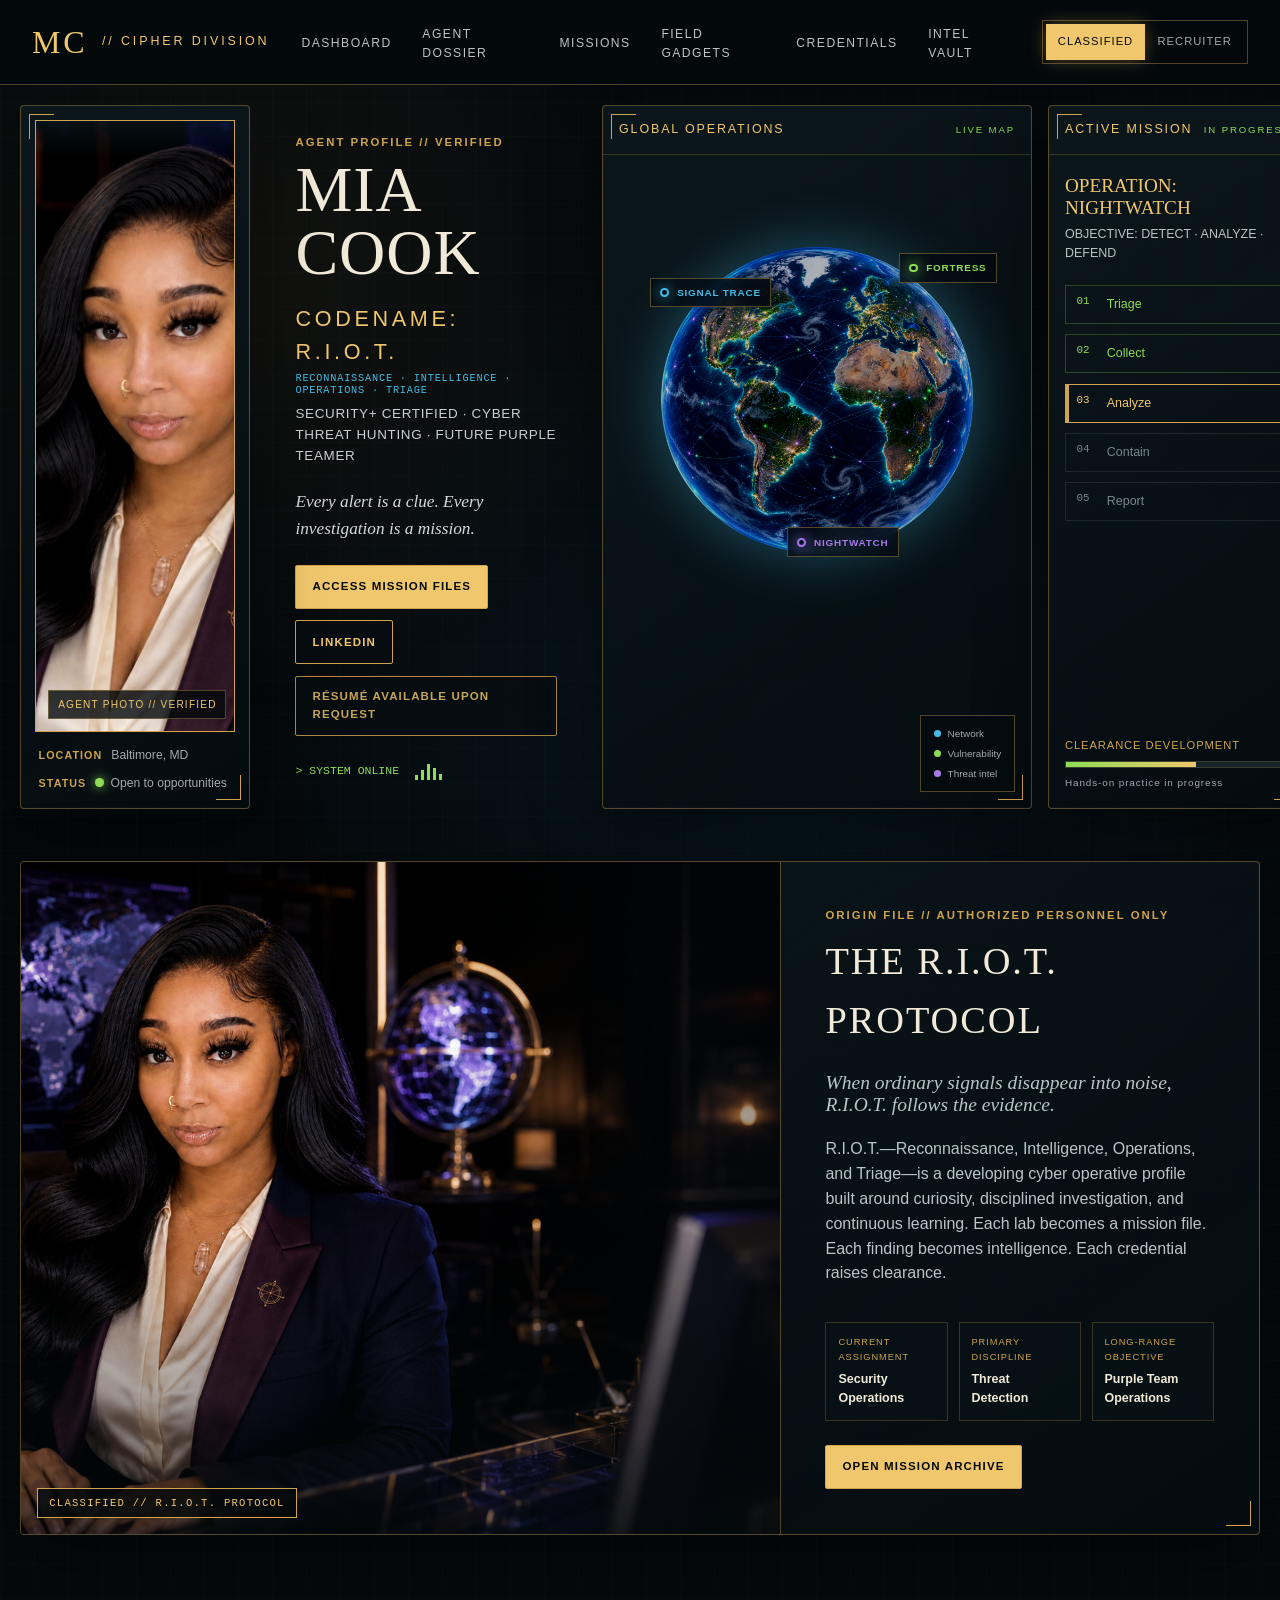
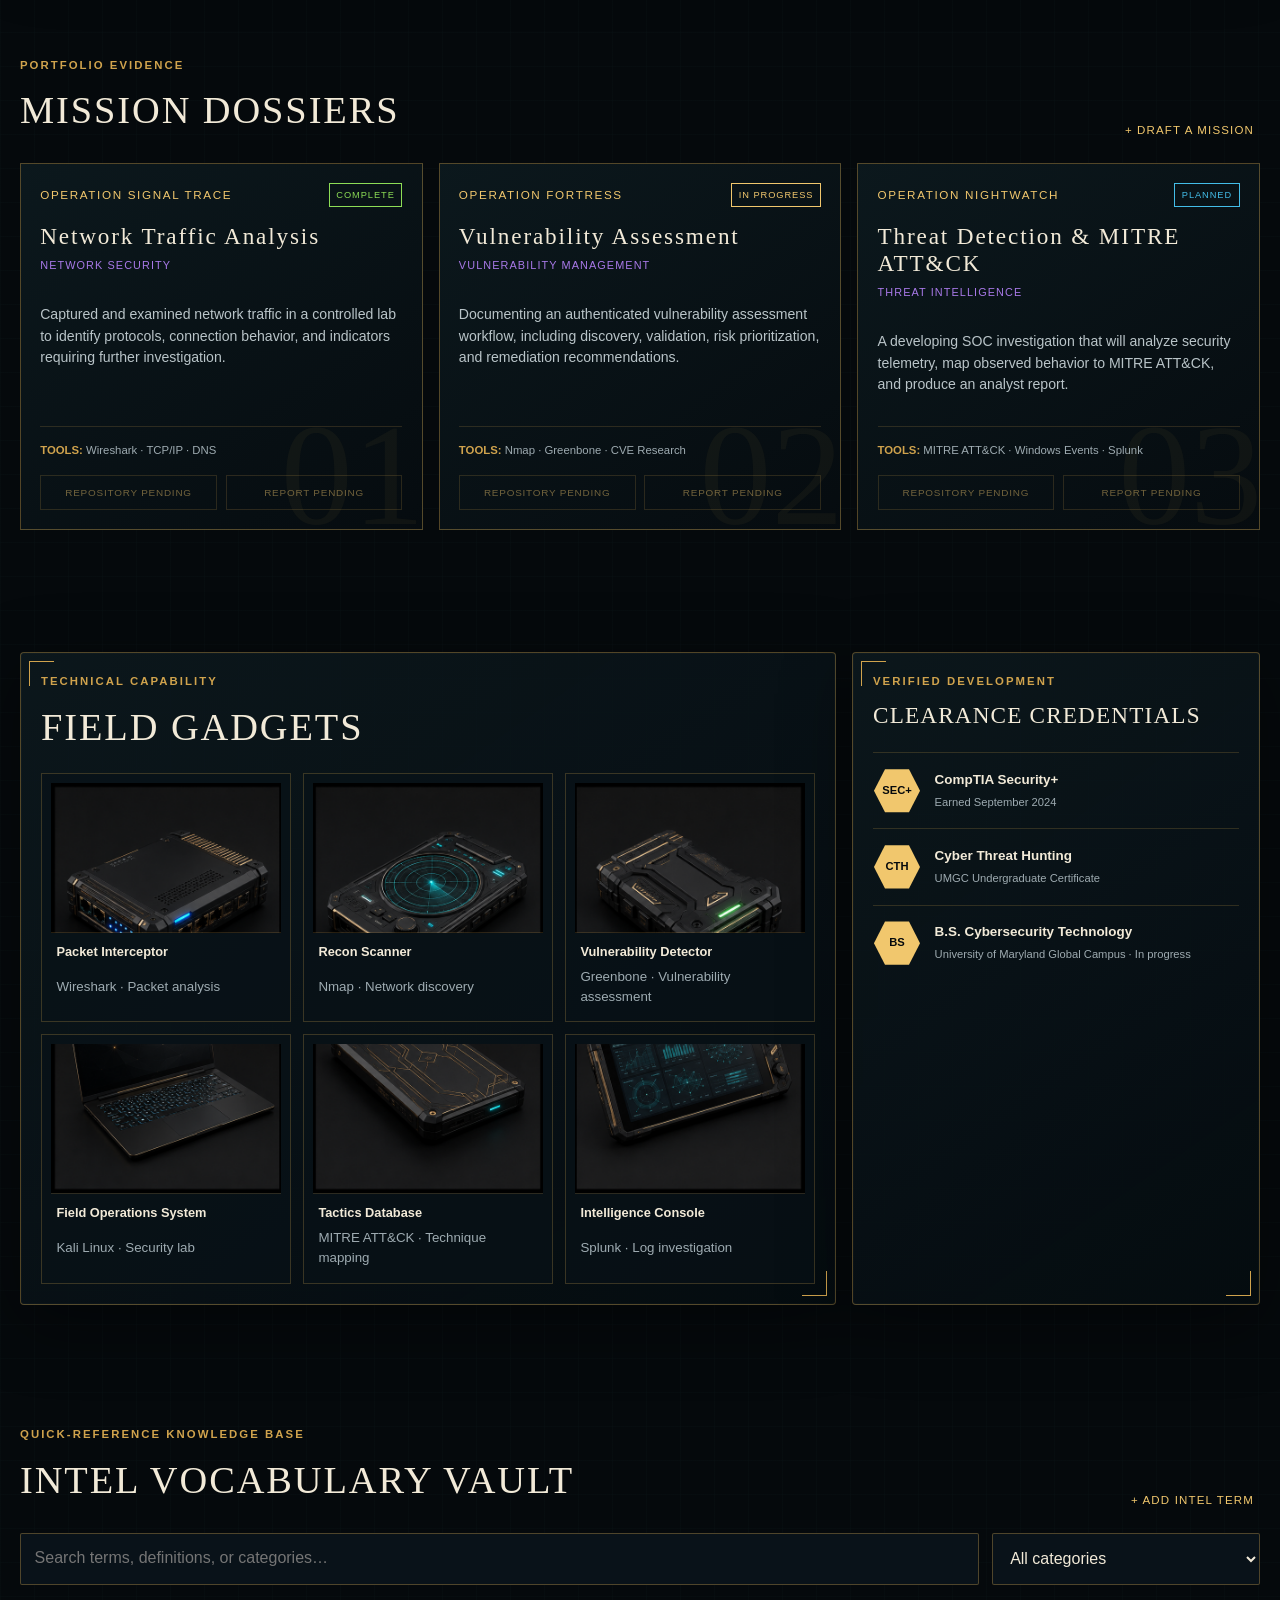
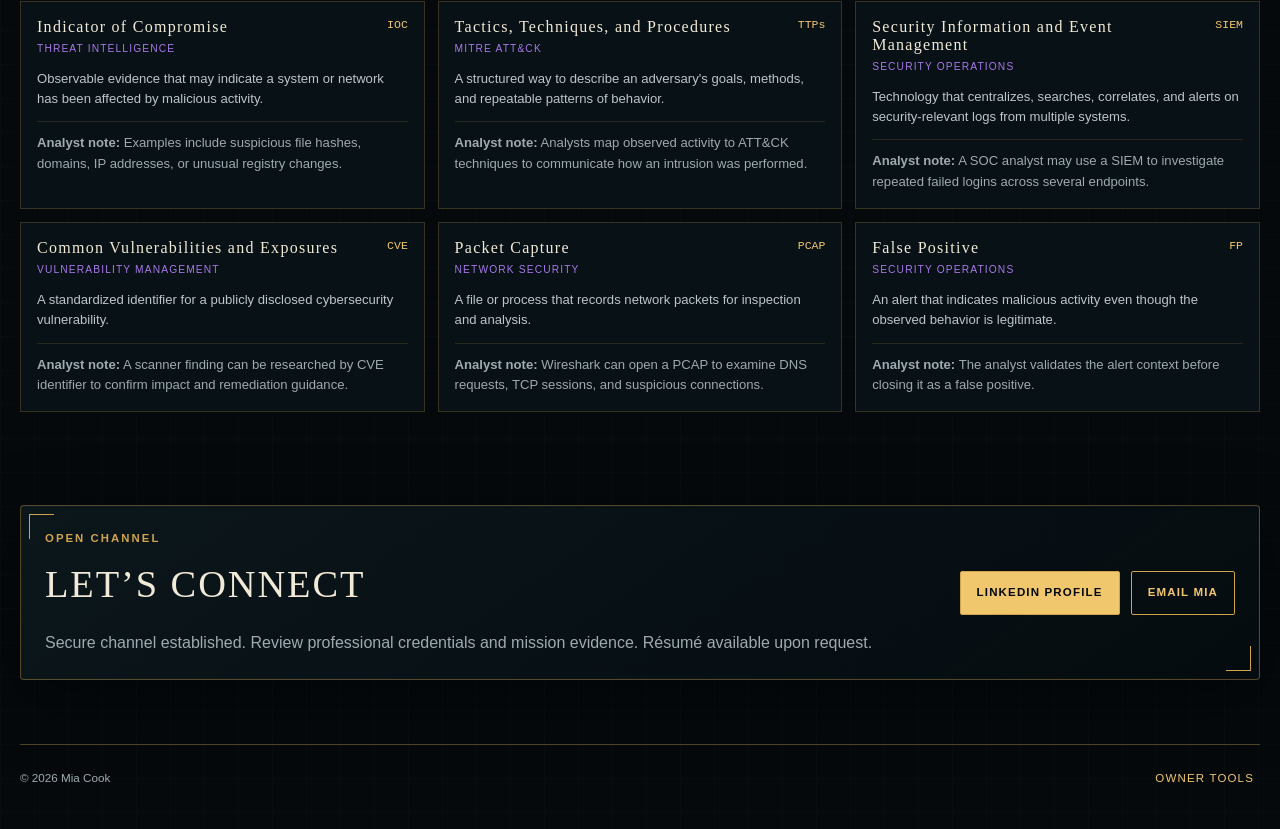
<file: index.html>
<!doctype html>
<html lang="en">
<head>
  <meta charset="utf-8">
  <meta name="viewport" content="width=device-width, initial-scale=1">
  <meta name="description" content="Mia Cook's interactive cybersecurity portfolio featuring security operations, threat detection, technical case studies, and hands-on security projects.">
  <meta name="theme-color" content="#050a0d">
  <title>Mia Cook | Cipher Division</title>
  <link rel="stylesheet" href="styles.css">
  <script src="globe.js" defer></script>
  <script src="app.js" defer></script>
</head>
<body data-mode="classified">
  <a class="skip-link" href="#main-content">Skip to content</a>

  <header class="topbar">
    <a class="brand" href="#dashboard" aria-label="Mia Cook home">
      <span class="brand-mark">MC</span>
      <span class="brand-copy" data-classified="// CIPHER DIVISION" data-recruiter="| CYBERSECURITY PORTFOLIO">// CIPHER DIVISION</span>
    </a>

    <button class="mobile-menu" type="button" aria-expanded="false" aria-controls="main-nav">Menu</button>

    <nav id="main-nav" class="main-nav" aria-label="Primary navigation">
      <a href="#dashboard" data-classified="Dashboard" data-recruiter="About">Dashboard</a>
      <a href="#dossier" data-classified="Agent Dossier" data-recruiter="Focus">Agent Dossier</a>
      <a href="#missions" data-classified="Missions" data-recruiter="Projects">Missions</a>
      <a href="#gadgets" data-classified="Field Gadgets" data-recruiter="Skills & Tools">Field Gadgets</a>
      <a href="#credentials">Credentials</a>
      <a href="#vault" data-classified="Intel Vault" data-recruiter="Resource Vault">Intel Vault</a>
    </nav>

    <div class="mode-switch" role="group" aria-label="Portfolio display mode">
      <button type="button" data-set-mode="classified" aria-pressed="true">Classified</button>
      <button type="button" data-set-mode="recruiter" aria-pressed="false">Recruiter</button>
    </div>
  </header>

  <main id="main-content">
    <section id="dashboard" class="dashboard shell" aria-labelledby="hero-title">
      <article class="profile-panel panel">
        <div class="photo-frame">
          <img src="assets/mia-cook-agent-photo.jpeg" alt="Professional portrait of Mia Cook">
          <span class="scan-line" aria-hidden="true"></span>
        </div>
        <div class="profile-meta">
          <span><b data-classified="Location" data-recruiter="Location">Location</b> Baltimore, MD</span>
          <span><b data-classified="Status" data-recruiter="Status">Status</b> <i class="status-dot"></i> Open to opportunities</span>
        </div>
      </article>

      <section class="hero-copy">
        <p class="eyebrow" data-classified="Agent profile // verified" data-recruiter="Professional profile">Agent profile // verified</p>
        <h1 id="hero-title">Mia Cook</h1>
        <p class="alias" data-classified="Codename: R.I.O.T." data-recruiter="Security Operations Focus">Codename: R.I.O.T.</p>
        <p class="riot-expansion classified-only">Reconnaissance · Intelligence · Operations · Triage</p>
        <p class="role">Security+ Certified · Cyber Threat Hunting · Future Purple Teamer</p>
        <p class="hero-summary" data-classified="Every alert is a clue. Every investigation is a mission." data-recruiter="Current technical focus: security operations, threat detection, network analysis, vulnerability management, and incident response.">Every alert is a clue. Every investigation is a mission.</p>
        <div class="hero-actions">
          <a class="button primary" href="#missions" data-classified="Access mission files" data-recruiter="View technical projects">Access mission files</a>
          <a class="button secondary" href="https://www.linkedin.com/in/mia-cook95" target="_blank" rel="noreferrer">LinkedIn</a>
          <span class="button secondary resume-note" data-classified="Résumé available upon request" data-recruiter="Résumé available upon request">Résumé available upon request</span>
        </div>
        <div class="signal" aria-label="System status">
          <span>&gt; SYSTEM ONLINE</span>
          <div class="signal-bars" aria-hidden="true"><i></i><i></i><i></i><i></i><i></i></div>
        </div>
      </section>

      <section class="globe-panel panel" aria-label="Animated global operations map">
        <div class="panel-heading">
          <span data-classified="Global operations" data-recruiter="Cybersecurity domain map">Global operations</span>
          <small>LIVE MAP</small>
        </div>
        <div class="globe-wrap">
          <img class="earth-texture" src="assets/cyber-earth.png" alt="" aria-hidden="true">
          <canvas id="cyber-globe" aria-hidden="true"></canvas>
          <button class="map-node node-one" type="button" data-focus="network"><span></span><b data-classified="Signal Trace" data-recruiter="Network Analysis">Signal Trace</b></button>
          <button class="map-node node-two" type="button" data-focus="vulnerability"><span></span><b data-classified="Fortress" data-recruiter="Vulnerability Management">Fortress</b></button>
          <button class="map-node node-three" type="button" data-focus="threat"><span></span><b data-classified="Nightwatch" data-recruiter="Threat Detection">Nightwatch</b></button>
        </div>
        <div class="map-legend">
          <span><i class="blue"></i> Network</span>
          <span><i class="green"></i> Vulnerability</span>
          <span><i class="violet"></i> Threat intel</span>
        </div>
      </section>

      <aside class="active-panel panel">
        <div class="panel-heading"><span data-classified="Active mission" data-recruiter="Current project">Active mission</span><small>IN PROGRESS</small></div>
        <p class="operation-label" data-classified="Operation: Nightwatch" data-recruiter="Threat Detection Lab">Operation: Nightwatch</p>
        <p class="objective" data-classified="Objective: Detect · Analyze · Defend" data-recruiter="Objective: Analyze security events and document findings">Objective: Detect · Analyze · Defend</p>
        <ol class="mission-steps" aria-label="Investigation workflow">
          <li class="complete">Triage</li>
          <li class="complete">Collect</li>
          <li class="active">Analyze</li>
          <li>Contain</li>
          <li>Report</li>
        </ol>
        <div class="clearance">
          <span data-classified="Clearance development" data-recruiter="Skill development">Clearance development</span>
          <div class="progress-track"><span></span></div>
          <small>Hands-on practice in progress</small>
        </div>
      </aside>
    </section>

    <section id="dossier" class="section shell dossier-section" aria-labelledby="dossier-title">
      <article class="dossier-story panel classified-only">
        <div class="dossier-image">
          <img src="assets/riot-command-center.png" alt="Mia Cook seated in a cinematic cybersecurity command center">
          <span class="dossier-stamp">CLASSIFIED // R.I.O.T. PROTOCOL</span>
        </div>
        <div class="dossier-copy">
          <p class="eyebrow">Origin file // Authorized personnel only</p>
          <h2 id="dossier-title">The R.I.O.T. Protocol</h2>
          <p class="dossier-lead">When ordinary signals disappear into noise, R.I.O.T. follows the evidence.</p>
          <p>R.I.O.T.—Reconnaissance, Intelligence, Operations, and Triage—is a developing cyber operative profile built around curiosity, disciplined investigation, and continuous learning. Each lab becomes a mission file. Each finding becomes intelligence. Each credential raises clearance.</p>
          <div class="briefing-grid">
            <div><small>Current assignment</small><b>Security Operations</b></div>
            <div><small>Primary discipline</small><b>Threat Detection</b></div>
            <div><small>Long-range objective</small><b>Purple Team Operations</b></div>
          </div>
          <a class="button primary" href="#missions">Open mission archive</a>
        </div>
      </article>

      <article class="recruiter-about panel recruiter-only">
        <div>
          <p class="eyebrow">Professional focus</p>
          <h2>Security operations through hands-on practice</h2>
        </div>
        <p>Mia Cook is a Security+ certified cybersecurity professional focused on developing practical capability in security operations, threat detection, network analysis, vulnerability management, and incident response. This portfolio documents that growth through technical projects, repeatable investigation workflows, and clear written findings.</p>
        <div class="briefing-grid">
          <div><small>Current area of study</small><b>SOC Analysis</b></div>
          <div><small>Evidence</small><b>Labs & Case Studies</b></div>
          <div><small>Career direction</small><b>Purple Teaming</b></div>
        </div>
      </article>
    </section>

    <section id="missions" class="section shell" aria-labelledby="missions-title">
      <div class="section-heading">
        <div>
          <p class="eyebrow">Portfolio evidence</p>
          <h2 id="missions-title" data-classified="Mission dossiers" data-recruiter="Featured case studies">Mission dossiers</h2>
        </div>
        <button class="text-button" type="button" data-open-owner-tools data-classified="+ Draft a mission" data-recruiter="+ Add project draft">+ Draft a mission</button>
      </div>
      <div id="mission-grid" class="mission-grid" aria-live="polite"></div>
    </section>

    <section id="gadgets" class="section shell split-section" aria-labelledby="gadgets-title">
      <div class="panel toolkit-panel">
        <div class="section-heading compact">
          <div>
            <p class="eyebrow">Technical capability</p>
            <h2 id="gadgets-title" data-classified="Field gadgets" data-recruiter="Skills & tools">Field gadgets</h2>
          </div>
        </div>
        <div class="tool-grid">
          <article><div class="gadget-visual gadget-one" role="img" aria-label="Compact packet interception device"></div><b data-classified="Packet Interceptor" data-recruiter="Wireshark">Packet Interceptor</b><small>Wireshark · Packet analysis</small></article>
          <article><div class="gadget-visual gadget-two" role="img" aria-label="Portable network reconnaissance scanner"></div><b data-classified="Recon Scanner" data-recruiter="Nmap">Recon Scanner</b><small>Nmap · Network discovery</small></article>
          <article><div class="gadget-visual gadget-three" role="img" aria-label="Rugged vulnerability detection module"></div><b data-classified="Vulnerability Detector" data-recruiter="Greenbone / OpenVAS">Vulnerability Detector</b><small>Greenbone · Vulnerability assessment</small></article>
          <article><div class="gadget-visual gadget-four" role="img" aria-label="Black field operations laptop"></div><b data-classified="Field Operations System" data-recruiter="Kali Linux">Field Operations System</b><small>Kali Linux · Security lab</small></article>
          <article><div class="gadget-visual gadget-five" role="img" aria-label="Encrypted threat tactics database device"></div><b data-classified="Tactics Database" data-recruiter="MITRE ATT&CK">Tactics Database</b><small>MITRE ATT&CK · Technique mapping</small></article>
          <article><div class="gadget-visual gadget-six" role="img" aria-label="Handheld intelligence analysis console"></div><b data-classified="Intelligence Console" data-recruiter="Splunk">Intelligence Console</b><small>Splunk · Log investigation</small></article>
        </div>
      </div>

      <aside id="credentials" class="panel credentials-panel">
        <p class="eyebrow">Verified development</p>
        <h2 data-classified="Clearance credentials" data-recruiter="Credentials & education">Clearance credentials</h2>
        <div class="credential"><span>SEC+</span><div><b>CompTIA Security+</b><small>Earned September 2024</small></div></div>
        <div class="credential"><span>CTH</span><div><b>Cyber Threat Hunting</b><small>UMGC Undergraduate Certificate</small></div></div>
        <div class="credential"><span>BS</span><div><b>B.S. Cybersecurity Technology</b><small>University of Maryland Global Campus · In progress</small></div></div>
      </aside>
    </section>

    <section id="vault" class="section shell" aria-labelledby="vault-title">
      <div class="section-heading">
        <div>
          <p class="eyebrow">Quick-reference knowledge base</p>
          <h2 id="vault-title" data-classified="Intel vocabulary vault" data-recruiter="Cybersecurity resource vault">Intel vocabulary vault</h2>
        </div>
        <button class="text-button" type="button" data-open-owner-tools data-classified="+ Add intel term" data-recruiter="+ Add vocabulary draft">+ Add intel term</button>
      </div>
      <div class="vault-controls">
        <label>
          <span class="sr-only">Search vocabulary</span>
          <input id="vault-search" type="search" placeholder="Search terms, definitions, or categories…">
        </label>
        <select id="vault-category" aria-label="Filter vocabulary by category">
          <option value="all">All categories</option>
        </select>
      </div>
      <div id="vocabulary-grid" class="vocabulary-grid" aria-live="polite"></div>
      <p id="vault-empty" class="empty-message" hidden>No matching intel found.</p>
    </section>

    <section id="contact" class="section shell contact-panel panel">
      <div>
        <p class="eyebrow" data-classified="Open channel" data-recruiter="Contact">Open channel</p>
        <h2>Let’s connect</h2>
        <p data-classified="Secure channel established. Review professional credentials and mission evidence. Résumé available upon request." data-recruiter="Connect with Mia to discuss cybersecurity opportunities and request her résumé.">Secure channel established. Review professional credentials and mission evidence. Résumé available upon request.</p>
      </div>
      <div class="hero-actions">
        <a class="button primary" href="https://www.linkedin.com/in/mia-cook95" target="_blank" rel="noreferrer">LinkedIn profile</a>
        <a class="button secondary" href="mailto:mia.mjc90@mail.com">Email Mia</a>
      </div>
    </section>
  </main>

  <footer class="footer shell">
    <span>© <span id="year"></span> Mia Cook</span>
    <button type="button" class="owner-button" data-open-owner-tools>Owner Tools</button>
  </footer>

  <dialog id="owner-tools" class="owner-dialog">
    <form method="dialog" class="dialog-header">
      <div><p class="eyebrow">Local drafting workspace</p><h2>Owner Tools</h2></div>
      <button class="icon-button" value="close" aria-label="Close owner tools">×</button>
    </form>
    <p class="owner-note"><strong>Important:</strong> Drafts remain on this browser only. Export the updated JSON file and replace the matching file inside your GitHub <code>data</code> folder to publish it.</p>

    <div class="builder-layout">
      <form id="mission-form" class="builder-form">
        <h3>Mission Builder</h3>
        <label>Operation codename<input name="codeName" required placeholder="Operation Ghost Login"></label>
        <label>Professional project title<input name="title" required placeholder="Windows Authentication Investigation"></label>
        <label>Domain<select name="domain" required><option>Network Security</option><option>Vulnerability Management</option><option>Threat Intelligence</option><option>Incident Response</option><option>System Administration</option><option>Governance, Risk & Compliance</option></select></label>
        <label>Status<select name="status" required><option value="planned">Planned</option><option value="in-progress">In progress</option><option value="complete">Complete</option></select></label>
        <label>Tools used<input name="tools" required placeholder="Windows Event Viewer, Sysmon, Splunk"></label>
        <label>Summary<textarea name="summary" required rows="4" placeholder="Describe the scenario, investigation, and outcome without including sensitive information."></textarea></label>
        <label>Mission objective<textarea name="objective" rows="3" placeholder="State what you were expected to investigate or demonstrate."></textarea></label>
        <label>Lab environment<textarea name="environment" rows="3" placeholder="List approved systems, virtual machines, log sources, and network setup."></textarea></label>
        <label>Investigation steps<textarea name="steps" rows="5" placeholder="Enter one investigation step per line."></textarea></label>
        <label>Findings<textarea name="findings" rows="4" placeholder="Summarize validated observations and supporting evidence."></textarea></label>
        <label>MITRE ATT&CK mapping<textarea name="mitre" rows="3" placeholder="Example: T1059 — Command and Scripting Interpreter"></textarea></label>
        <label>Remediation recommendations<textarea name="remediation" rows="4" placeholder="Enter one recommendation per line."></textarea></label>
        <label>Lessons learned<textarea name="lessons" rows="3" placeholder="What did this mission teach you?"></textarea></label>
        <label>Repository URL<input name="repository" type="url" placeholder="https://github.com/..."></label>
        <label>Report path or URL<input name="report" placeholder="reports/ghost-login-report.pdf"></label>
        <button class="button primary" type="submit">Save local mission draft</button>
        <button class="button secondary" id="export-missions" type="button">Export missions.json</button>
        <button class="button secondary" id="export-latest-report" type="button">Export latest mission report.md</button>
      </form>

      <form id="vocabulary-form" class="builder-form">
        <h3>Vocabulary Builder</h3>
        <label>Term<input name="term" required placeholder="Indicator of Compromise"></label>
        <label>Abbreviation<input name="abbreviation" placeholder="IOC"></label>
        <label>Category<input name="category" required placeholder="Threat Intelligence"></label>
        <label>Definition<textarea name="definition" required rows="5" placeholder="Write a clear definition in your own words."></textarea></label>
        <label>Example or analyst note<textarea name="example" rows="4" placeholder="Explain how the term appears in a SOC investigation."></textarea></label>
        <button class="button primary" type="submit">Save local vocabulary draft</button>
        <button class="button secondary" id="export-vocabulary" type="button">Export vocabulary.json</button>
      </form>
    </div>

    <div class="local-tools-footer">
      <span id="draft-status" role="status">No changes made in this session.</span>
      <button id="clear-local-drafts" class="danger-button" type="button">Clear browser-only drafts</button>
    </div>
  </dialog>

  <div id="toast" class="toast" role="status" aria-live="polite"></div>
</body>
</html>
</file>
<file: styles.css>
:root {
  --ink: #05090c;
  --ink-2: #081117;
  --panel: rgba(8, 17, 22, 0.9);
  --panel-2: rgba(10, 23, 29, 0.82);
  --gold: #d0a34d;
  --gold-bright: #f1c76d;
  --ivory: #f2ead8;
  --muted: #9eabb1;
  --green: #8ddd56;
  --blue: #43bde8;
  --violet: #a879e8;
  --danger: #ef675d;
  --line: rgba(208, 163, 77, 0.38);
  --radius: 4px;
  --shadow: 0 18px 70px rgba(0, 0, 0, 0.42);
  color-scheme: dark;
}

* { box-sizing: border-box; }

html { scroll-behavior: smooth; }

body {
  margin: 0;
  min-width: 320px;
  background:
    radial-gradient(circle at 62% 18%, rgba(24, 92, 125, 0.16), transparent 33rem),
    linear-gradient(rgba(44, 84, 96, 0.045) 1px, transparent 1px),
    linear-gradient(90deg, rgba(44, 84, 96, 0.045) 1px, transparent 1px),
    var(--ink);
  background-size: auto, 34px 34px, 34px 34px, auto;
  color: var(--ivory);
  font-family: "Segoe UI", Inter, Arial, sans-serif;
  line-height: 1.55;
}

body::before {
  content: "";
  position: fixed;
  inset: 0;
  pointer-events: none;
  z-index: -1;
  background: radial-gradient(circle at 18% 30%, rgba(208, 163, 77, 0.07), transparent 28rem);
}

button, input, textarea, select { font: inherit; }
button, a { -webkit-tap-highlight-color: transparent; }
a { color: inherit; }
img { max-width: 100%; display: block; }

.skip-link {
  position: fixed;
  left: 1rem;
  top: -5rem;
  z-index: 100;
  padding: 0.8rem 1rem;
  color: var(--ink);
  background: var(--gold-bright);
}

.skip-link:focus { top: 1rem; }

.sr-only {
  position: absolute;
  width: 1px;
  height: 1px;
  padding: 0;
  margin: -1px;
  overflow: hidden;
  clip: rect(0, 0, 0, 0);
  white-space: nowrap;
  border: 0;
}

.shell { width: min(1480px, calc(100% - 2.5rem)); margin-inline: auto; }

.topbar {
  position: sticky;
  top: 0;
  z-index: 50;
  display: grid;
  grid-template-columns: auto 1fr auto;
  align-items: center;
  gap: 2rem;
  min-height: 74px;
  padding: 0 2rem;
  border-bottom: 1px solid var(--line);
  background: rgba(4, 9, 12, 0.94);
  backdrop-filter: blur(16px);
}

.brand {
  display: inline-flex;
  align-items: center;
  gap: 0.9rem;
  text-decoration: none;
  letter-spacing: 0.18em;
  color: var(--gold-bright);
  white-space: nowrap;
}

.brand-mark {
  font-family: Georgia, serif;
  font-size: 2rem;
  line-height: 1;
}

.brand-copy { font-size: 0.78rem; text-transform: uppercase; }

.main-nav { display: flex; align-items: center; justify-content: center; gap: clamp(1rem, 2.4vw, 2.4rem); }
.main-nav a {
  position: relative;
  padding: 1.55rem 0 1.35rem;
  color: #bbc4c7;
  font-size: 0.76rem;
  letter-spacing: 0.12em;
  text-decoration: none;
  text-transform: uppercase;
}
.main-nav a::after {
  content: "";
  position: absolute;
  left: 50%;
  bottom: 0.95rem;
  width: 0;
  height: 1px;
  background: var(--gold-bright);
  transition: width 180ms ease, left 180ms ease;
}
.main-nav a:hover, .main-nav a:focus-visible { color: var(--ivory); }
.main-nav a:hover::after, .main-nav a:focus-visible::after { left: 0; width: 100%; }

.mode-switch { display: flex; border: 1px solid var(--line); padding: 3px; }
.mode-switch button {
  border: 0;
  padding: 0.58rem 0.76rem;
  color: var(--muted);
  background: transparent;
  cursor: pointer;
  font-size: 0.7rem;
  letter-spacing: 0.09em;
  text-transform: uppercase;
}
.mode-switch button[aria-pressed="true"] {
  color: var(--ink);
  background: var(--gold-bright);
  box-shadow: 0 0 18px rgba(241, 199, 109, 0.3);
}

.mobile-menu { display: none; }

.dashboard {
  display: grid;
  grid-template-columns: minmax(230px, 0.75fr) minmax(320px, 1.05fr) minmax(430px, 1.6fr) minmax(260px, 0.9fr);
  gap: 1rem;
  min-height: 610px;
  padding-block: 1.25rem;
}

.panel {
  position: relative;
  border: 1px solid var(--line);
  border-radius: var(--radius);
  background: linear-gradient(145deg, rgba(12, 24, 29, 0.94), rgba(5, 12, 16, 0.88));
  box-shadow: var(--shadow), inset 0 0 0 1px rgba(255,255,255,0.015);
}

.panel::before, .panel::after {
  content: "";
  position: absolute;
  width: 24px;
  height: 24px;
  pointer-events: none;
}
.panel::before { left: 8px; top: 8px; border-left: 1px solid var(--gold); border-top: 1px solid var(--gold); }
.panel::after { right: 8px; bottom: 8px; border-right: 1px solid var(--gold); border-bottom: 1px solid var(--gold); }

.profile-panel { padding: 0.85rem; display: flex; flex-direction: column; }
.photo-frame { position: relative; flex: 1; min-height: 390px; overflow: hidden; border: 1px solid var(--gold); background: #0a1115; }
.photo-frame img { width: 100%; height: 100%; object-fit: cover; object-position: center 22%; filter: saturate(0.93) contrast(1.03); }
.photo-frame::after { content: "AGENT PHOTO // VERIFIED"; position: absolute; left: 0.8rem; bottom: 0.75rem; padding: 0.38rem 0.55rem; color: var(--gold-bright); background: rgba(4,9,12,.8); border: 1px solid var(--line); font-size: .63rem; letter-spacing: .12em; }
.scan-line { position: absolute; inset-inline: 0; top: -10%; height: 16%; background: linear-gradient(transparent, rgba(67,189,232,.12), transparent); animation: scan 5s linear infinite; }
@keyframes scan { to { top: 105%; } }

.profile-meta { display: grid; gap: 0.55rem; padding: 0.85rem 0.25rem 0.15rem; color: var(--muted); font-size: .76rem; }
.profile-meta b { margin-right: .35rem; color: var(--gold); font-size: .67rem; letter-spacing: .1em; text-transform: uppercase; }
.status-dot { display: inline-block; width: .52rem; height: .52rem; margin-right: .22rem; border-radius: 50%; background: var(--green); box-shadow: 0 0 11px var(--green); }

.hero-copy { align-self: center; padding: clamp(1rem, 2.3vw, 2.5rem); }
.eyebrow { margin: 0 0 .45rem; color: var(--gold); font-size: .71rem; font-weight: 700; letter-spacing: .18em; text-transform: uppercase; }
h1, h2, h3, p { overflow-wrap: anywhere; }
h1 { margin: 0; font-family: Georgia, serif; font-size: clamp(3.2rem, 5vw, 5.8rem); font-weight: 400; line-height: .98; letter-spacing: .015em; text-transform: uppercase; }
.alias { margin: 1.05rem 0 .2rem; color: var(--gold-bright); font-size: 1.35rem; letter-spacing: .17em; text-transform: uppercase; }
.riot-expansion { margin: .15rem 0 .55rem; color: var(--blue); font: .64rem Consolas, monospace; letter-spacing: .08em; text-transform: uppercase; }
.role { margin: 0; color: #c8d1d4; font-size: .84rem; letter-spacing: .05em; text-transform: uppercase; }
.hero-summary { max-width: 42rem; margin: 1.4rem 0; color: #d4dadd; font-family: Georgia, serif; font-size: 1.08rem; font-style: italic; }

.hero-actions { display: flex; flex-wrap: wrap; gap: .7rem; }
.button { display: inline-flex; align-items: center; justify-content: center; min-height: 44px; padding: .72rem 1rem; border: 1px solid var(--gold); border-radius: 2px; color: var(--gold-bright); background: rgba(8,14,18,.7); text-decoration: none; text-transform: uppercase; letter-spacing: .1em; font-size: .72rem; font-weight: 700; cursor: pointer; }
.button:hover, .button:focus-visible { color: var(--ink); background: var(--gold-bright); box-shadow: 0 0 22px rgba(208,163,77,.25); }
.button.primary { color: var(--ink); background: var(--gold-bright); }
.button.primary:hover, .button.primary:focus-visible { background: #ffe09b; }
.disabled-link { opacity: .62; cursor: not-allowed; }
.resume-note { cursor: default; opacity: .82; }
.resume-note:hover { color: var(--gold-bright); background: rgba(8,14,18,.7); box-shadow: none; }
.signal { display: flex; align-items: center; gap: 1rem; margin-top: 1.6rem; color: var(--green); font: .72rem Consolas, monospace; }
.signal-bars { display: flex; align-items: end; gap: 3px; height: 18px; }
.signal-bars i { width: 3px; background: var(--green); animation: bars 1.1s ease-in-out infinite alternate; }
.signal-bars i:nth-child(1) { height: 25%; }.signal-bars i:nth-child(2) { height: 55%; animation-delay: .1s }.signal-bars i:nth-child(3) { height: 90%; animation-delay: .2s }.signal-bars i:nth-child(4) { height: 65%; animation-delay: .3s }.signal-bars i:nth-child(5) { height: 35%; animation-delay: .4s }
@keyframes bars { to { height: 20%; opacity: .55; } }

.panel-heading { display: flex; align-items: center; justify-content: space-between; padding: .9rem 1rem; border-bottom: 1px solid rgba(208,163,77,.22); color: var(--gold-bright); font-size: .78rem; letter-spacing: .15em; text-transform: uppercase; }
.panel-heading small { color: var(--green); font-size: .6rem; }
.globe-panel { min-width: 0; overflow: hidden; }
.globe-wrap { position: relative; height: 490px; isolation: isolate; }
.earth-texture { position: absolute; z-index: 0; left: 50%; top: 50%; width: min(78%, 490px); aspect-ratio: 1; object-fit: contain; transform: translate(-50%,-50%); filter: saturate(.88) brightness(.72) contrast(1.15) drop-shadow(0 0 28px rgba(67,189,232,.38)); animation: earth-pulse 5s ease-in-out infinite alternate; }
#cyber-globe { position: relative; z-index: 1; width: 100%; height: 100%; display: block; }
@keyframes earth-pulse { to { filter: saturate(1.02) brightness(.83) contrast(1.17) drop-shadow(0 0 42px rgba(67,189,232,.52)); } }
.map-node { position: absolute; z-index: 2; display: flex; align-items: center; gap: .5rem; border: 1px solid rgba(208,163,77,.4); padding: .38rem .58rem; color: var(--ivory); background: rgba(4,11,15,.8); cursor: pointer; font-size: .62rem; letter-spacing: .08em; text-transform: uppercase; backdrop-filter: blur(8px); }
.map-node span { width: .55rem; height: .55rem; border: 2px solid currentColor; border-radius: 50%; box-shadow: 0 0 14px currentColor; }
.map-node:hover, .map-node:focus-visible { transform: translateY(-2px); background: #101d24; }
.node-one { top: 25%; left: 11%; color: var(--blue); }
.node-two { top: 20%; right: 8%; color: var(--green); }
.node-three { bottom: 18%; left: 43%; color: var(--violet); }
.map-legend { position: absolute; right: 1rem; bottom: 1rem; z-index: 3; display: grid; gap: .28rem; padding: .65rem .8rem; color: var(--muted); background: rgba(4,11,15,.82); border: 1px solid var(--line); font-size: .62rem; }
.map-legend span { display: flex; align-items: center; gap: .4rem; }.map-legend i { width: .45rem; height: .45rem; border-radius: 50%; }.map-legend .blue{background:var(--blue)}.map-legend .green{background:var(--green)}.map-legend .violet{background:var(--violet)}

.active-panel { align-self: stretch; padding-bottom: 1rem; }
.operation-label { margin: 1.25rem 1rem .35rem; color: var(--gold-bright); font: 1.2rem Georgia, serif; text-transform: uppercase; }
.objective { margin: 0 1rem 1.35rem; color: #b9c2c5; font-size: .78rem; text-transform: uppercase; }
.mission-steps { display: grid; gap: .65rem; padding: 0 1rem; margin: 0; list-style: none; counter-reset: mission-step; }
.mission-steps li { position: relative; padding: .55rem .65rem .55rem 2.55rem; border: 1px solid rgba(150,165,170,.15); color: #77868c; font-size: .78rem; }
.mission-steps li::before { counter-increment: mission-step; content: counter(mission-step, decimal-leading-zero); position: absolute; left: .65rem; color: inherit; font: .68rem Consolas, monospace; }
.mission-steps li.complete { color: var(--green); border-color: rgba(141,221,86,.25); }.mission-steps li.active { color: var(--gold-bright); border-color: var(--gold); box-shadow: inset 3px 0 0 var(--gold); }
.clearance { position: absolute; inset-inline: 1rem; bottom: 1.1rem; display: grid; gap: .45rem; color: var(--gold); font-size: .7rem; letter-spacing: .08em; text-transform: uppercase; }
.clearance small { color: var(--muted); font-size: .62rem; text-transform: none; }
.progress-track { height: 7px; background: #17232a; border: 1px solid rgba(208,163,77,.2); }.progress-track span { display: block; width: 58%; height: 100%; background: linear-gradient(90deg,var(--green),var(--gold-bright)); }

.section { padding-block: 3.8rem; }
.section-heading { display: flex; align-items: end; justify-content: space-between; gap: 1rem; margin-bottom: 1.4rem; }
.section-heading.compact { margin-bottom: 1rem; }
h2 { margin: 0; font-family: Georgia, serif; font-size: clamp(1.8rem, 3vw, 2.6rem); font-weight: 400; letter-spacing: .05em; text-transform: uppercase; }
h3 { margin: 0; color: var(--gold-bright); font: 1.1rem Georgia, serif; letter-spacing: .08em; text-transform: uppercase; }
.text-button, .owner-button { border: 0; color: var(--gold-bright); background: transparent; cursor: pointer; font-size: .72rem; letter-spacing: .1em; text-transform: uppercase; }
.text-button:hover, .text-button:focus-visible, .owner-button:hover, .owner-button:focus-visible { text-decoration: underline; text-underline-offset: 5px; }

.mission-grid { display: grid; grid-template-columns: repeat(3, 1fr); gap: 1rem; }
.mission-card { position: relative; display: grid; grid-template-rows: auto auto 1fr auto; min-height: 340px; padding: 1.2rem; border: 1px solid var(--line); background: linear-gradient(145deg,rgba(12,25,30,.96),rgba(6,12,16,.95)); overflow: hidden; }
.mission-card::after { content: attr(data-index); position: absolute; right: -.2rem; bottom: -1.8rem; color: rgba(208,163,77,.055); font: 9rem Georgia,serif; }
.mission-card-header { display: flex; align-items: center; justify-content: space-between; gap: 1rem; }
.mission-code { color: var(--gold-bright); font-size: .73rem; letter-spacing: .14em; text-transform: uppercase; }
.mission-status { padding: .24rem .42rem; border: 1px solid currentColor; color: var(--muted); font-size: .58rem; letter-spacing: .1em; text-transform: uppercase; }
.mission-status.complete { color: var(--green); }.mission-status.in-progress { color: var(--gold-bright); }.mission-status.planned { color: var(--blue); }
.mission-card h3 { margin: 1rem 0 .4rem; color: var(--ivory); font-size: 1.45rem; text-transform: none; }
.mission-domain { margin: 0 0 1rem; color: var(--violet); font-size: .68rem; letter-spacing: .1em; text-transform: uppercase; }
.mission-summary { color: #b9c4c8; font-size: .88rem; }
.mission-tools { position: relative; z-index: 1; margin-top: 1rem; padding-top: .9rem; border-top: 1px solid rgba(208,163,77,.18); color: var(--muted); font-size: .71rem; }
.mission-tools b { color: var(--gold); text-transform: uppercase; }
.card-actions { position: relative; z-index: 1; display: flex; gap: .55rem; margin-top: 1rem; }
.card-actions a { flex: 1; padding: .55rem; border: 1px solid rgba(208,163,77,.4); color: var(--gold-bright); text-align: center; text-decoration: none; font-size: .62rem; letter-spacing: .08em; text-transform: uppercase; }
.card-actions a:hover, .card-actions a:focus-visible { color: var(--ink); background: var(--gold-bright); }
.card-actions a[aria-disabled="true"] { opacity: .45; pointer-events: none; }

.dossier-section { padding-top: 2rem; }
.dossier-story { display: grid; grid-template-columns: minmax(0, 1.35fr) minmax(340px, .85fr); overflow: hidden; }
.dossier-image { position: relative; min-height: 560px; overflow: hidden; border-right: 1px solid var(--line); }
.dossier-image::after { content: ""; position: absolute; inset: 0; background: linear-gradient(90deg, transparent 54%, rgba(5,12,16,.38)), linear-gradient(0deg, rgba(5,12,16,.58), transparent 45%); pointer-events: none; }
.dossier-image img { width: 100%; height: 100%; object-fit: cover; object-position: center; }
.dossier-stamp { position: absolute; z-index: 2; left: 1rem; bottom: 1rem; padding: .5rem .7rem; border: 1px solid var(--gold); color: var(--gold-bright); background: rgba(4,9,12,.82); font: .66rem Consolas, monospace; letter-spacing: .12em; }
.dossier-copy { display: flex; flex-direction: column; justify-content: center; padding: clamp(1.5rem, 3.5vw, 3.5rem); }
.dossier-copy > p:not(.eyebrow) { color: #bac5c9; }
.dossier-copy .dossier-lead { margin: 1.3rem 0 .35rem; color: var(--ivory); font: italic 1.22rem Georgia, serif; }
.briefing-grid { display: grid; grid-template-columns: repeat(3,1fr); gap: .65rem; margin: 1.25rem 0 1.5rem; }
.briefing-grid > div { padding: .75rem; border: 1px solid rgba(208,163,77,.24); background: rgba(8,18,23,.72); }
.briefing-grid small { display: block; margin-bottom: .35rem; color: var(--gold); font-size: .58rem; letter-spacing: .1em; text-transform: uppercase; }
.briefing-grid b { display: block; color: var(--ivory); font-size: .78rem; }
.dossier-copy .button { align-self: start; }
.recruiter-about { display: none; grid-template-columns: minmax(260px,.75fr) 1.2fr; gap: 1.5rem 3rem; align-items: center; padding: clamp(1.5rem,4vw,3.5rem); }
.recruiter-about > p { color: #c0c9cc; }
.recruiter-about .briefing-grid { grid-column: 1 / -1; width: 100%; margin: 0; }

.split-section { display: grid; grid-template-columns: 2fr 1fr; gap: 1rem; }
.toolkit-panel, .credentials-panel { padding: 1.25rem; }
.tool-grid { display: grid; grid-template-columns: repeat(3, 1fr); gap: .75rem; }
.tool-grid article { display: grid; grid-template-rows: 150px auto auto; gap: .3rem; min-height: 230px; padding: .55rem; border: 1px solid rgba(208,163,77,.25); background: rgba(8,18,23,.65); overflow: hidden; transition: transform 180ms ease, border-color 180ms ease; }
.tool-grid article:hover { transform: translateY(-3px); border-color: rgba(208,163,77,.62); }
.gadget-visual { width: 100%; height: 150px; border-bottom: 1px solid rgba(208,163,77,.18); background-image: url("assets/cyber-gadgets-sheet.png"); background-repeat: no-repeat; background-size: 300% auto; }
.gadget-one { background-position: 0 0; }.gadget-two { background-position: 50% 0; }.gadget-three { background-position: 100% 0; }
.gadget-four { background-position: 0 100%; }.gadget-five { background-position: 50% 100%; }.gadget-six { background-position: 100% 100%; }
.tool-grid b { padding: .25rem .35rem 0; color: var(--ivory); font-size: .8rem; }.tool-grid small { padding: 0 .35rem .3rem; color: var(--muted); }
.credentials-panel h2 { margin-bottom: 1.15rem; font-size: 1.45rem; }
.credential { display: grid; grid-template-columns: 3rem 1fr; gap: .85rem; align-items: center; padding: .85rem 0; border-top: 1px solid rgba(208,163,77,.2); }
.credential > span { display: grid; place-items: center; width: 3rem; height: 3rem; color: var(--ink); background: var(--gold-bright); clip-path: polygon(25% 5%,75% 5%,98% 50%,75% 95%,25% 95%,2% 50%); font-weight: 800; font-size: .7rem; }
.credential b { display: block; font-size: .84rem; }.credential small { display: block; margin-top: .2rem; color: var(--muted); font-size: .7rem; }

.vault-controls { display: grid; grid-template-columns: 1fr minmax(210px, .28fr); gap: .8rem; margin-bottom: 1rem; }
input, textarea, select { width: 100%; border: 1px solid rgba(208,163,77,.35); border-radius: 2px; padding: .78rem .85rem; color: var(--ivory); background: #091219; outline: 0; }
input:focus, textarea:focus, select:focus { border-color: var(--gold-bright); box-shadow: 0 0 0 3px rgba(208,163,77,.11); }
textarea { resize: vertical; }
.vocabulary-grid { display: grid; grid-template-columns: repeat(3, 1fr); gap: .8rem; }
.term-card { padding: 1rem; border: 1px solid rgba(208,163,77,.24); background: rgba(9,20,25,.78); }
.term-card header { display: flex; align-items: start; justify-content: space-between; gap: .7rem; }
.term-card h3 { color: var(--ivory); font-size: 1rem; text-transform: none; }.term-card .abbreviation { color: var(--gold-bright); font: .72rem Consolas,monospace; }
.term-category { margin: .32rem 0 .75rem; color: var(--violet); font-size: .64rem; letter-spacing: .11em; text-transform: uppercase; }
.term-definition, .term-example { margin: 0; color: #bdc7ca; font-size: .82rem; }.term-example { margin-top: .75rem; padding-top: .7rem; border-top: 1px solid rgba(208,163,77,.16); color: var(--muted); }
.empty-message { padding: 2rem; border: 1px dashed var(--line); text-align: center; color: var(--muted); }

.contact-panel { display: flex; justify-content: space-between; align-items: center; gap: 2rem; margin-block: 2rem 4rem; padding: 1.5rem; }.contact-panel p:last-child { margin-bottom: 0; color: var(--muted); }
.footer { display: flex; justify-content: space-between; padding-block: 1.5rem 2.5rem; border-top: 1px solid var(--line); color: var(--muted); font-size: .73rem; }

.owner-dialog { width: min(1000px, calc(100% - 2rem)); max-height: 90vh; padding: 0; border: 1px solid var(--gold); color: var(--ivory); background: #071016; box-shadow: 0 25px 100px #000; }
.owner-dialog::backdrop { background: rgba(0,0,0,.82); backdrop-filter: blur(4px); }
.dialog-header { position: sticky; top: 0; z-index: 3; display: flex; justify-content: space-between; align-items: center; padding: 1rem 1.25rem; border-bottom: 1px solid var(--line); background: #071016; }
.icon-button { width: 2.6rem; height: 2.6rem; border: 1px solid var(--line); color: var(--ivory); background: transparent; cursor: pointer; font-size: 1.5rem; }
.owner-note { margin: 1rem 1.25rem 0; padding: .85rem 1rem; border-left: 3px solid var(--gold); color: #cbd2d4; background: rgba(208,163,77,.07); font-size: .82rem; }
.owner-note code { color: var(--gold-bright); }
.builder-layout { display: grid; grid-template-columns: 1fr 1fr; gap: 1rem; padding: 1.25rem; }
.builder-form { display: grid; align-content: start; gap: .8rem; padding: 1rem; border: 1px solid rgba(208,163,77,.25); }
.builder-form h3 { margin-bottom: .4rem; }
.builder-form label { display: grid; gap: .3rem; color: var(--gold); font-size: .7rem; letter-spacing: .07em; text-transform: uppercase; }
.builder-form input, .builder-form textarea, .builder-form select { color: var(--ivory); font-size: .83rem; letter-spacing: normal; text-transform: none; }
.local-tools-footer { position: sticky; bottom: 0; display: flex; justify-content: space-between; align-items: center; gap: 1rem; padding: .85rem 1.25rem; border-top: 1px solid var(--line); background: #071016; color: var(--muted); font-size: .72rem; }
.danger-button { border: 1px solid rgba(239,103,93,.55); padding: .55rem .7rem; color: #ff9a92; background: transparent; cursor: pointer; }
.toast { position: fixed; right: 1.25rem; bottom: 1.25rem; z-index: 100; max-width: 360px; padding: .8rem 1rem; border: 1px solid var(--gold); color: var(--ivory); background: #0b181e; box-shadow: var(--shadow); opacity: 0; transform: translateY(1rem); pointer-events: none; transition: 180ms ease; }.toast.show { opacity: 1; transform: none; }

body[data-mode="recruiter"] .photo-frame::after { content: "PROFESSIONAL PHOTO"; }
body[data-mode="recruiter"] .mission-card { border-color: rgba(67,189,232,.28); }
body[data-mode="recruiter"] .mission-code { color: var(--blue); }
body[data-mode="recruiter"] .classified-only { display: none !important; }
body[data-mode="recruiter"] .recruiter-only { display: grid; }
body[data-mode="classified"] .recruiter-only { display: none !important; }

:focus-visible { outline: 2px solid var(--gold-bright); outline-offset: 3px; }

@media (max-width: 1250px) {
  .dashboard { grid-template-columns: 230px 1fr 1.45fr; }
  .active-panel { grid-column: 1 / -1; min-height: 280px; display: grid; grid-template-columns: 1.1fr 1.3fr; padding: 1rem; }
  .active-panel .panel-heading { grid-column: 1 / -1; margin: -1rem -1rem 1rem; }
  .mission-steps { grid-column: 2; grid-row: 2 / 5; grid-template-columns: repeat(5,1fr); align-self: start; }
  .mission-steps li { padding: 2rem .35rem .4rem; text-align: center; }.mission-steps li::before { left: 50%; top: .5rem; transform: translateX(-50%); }
  .clearance { position: static; grid-column: 1; margin: 1rem; }
  .topbar { grid-template-columns: auto auto; }.main-nav { grid-column: 1 / -1; grid-row: 2; order: 3; }.mode-switch { justify-self: end; }
}

@media (max-width: 900px) {
  .topbar { grid-template-columns: 1fr auto auto; padding: 0 1rem; }
  .brand-copy { display: none; }
  .mobile-menu { display: inline-flex; border: 1px solid var(--line); padding: .55rem .7rem; color: var(--ivory); background: transparent; }
  .main-nav { position: absolute; top: 74px; inset-inline: 0; display: none; flex-direction: column; align-items: stretch; gap: 0; padding: .5rem 1rem; border-bottom: 1px solid var(--line); background: #071016; }
  .main-nav.open { display: flex; }.main-nav a { padding: .8rem; border-bottom: 1px solid rgba(208,163,77,.12); }.main-nav a::after { display: none; }
  .dashboard { grid-template-columns: 210px 1fr; }.globe-panel { grid-column: 1 / -1; }.active-panel { grid-column: 1 / -1; }
  .mission-grid, .vocabulary-grid { grid-template-columns: 1fr 1fr; }
  .split-section { grid-template-columns: 1fr; }.builder-layout { grid-template-columns: 1fr; }
  .dossier-story { grid-template-columns: 1fr; }.dossier-image { min-height: 480px; border-right: 0; border-bottom: 1px solid var(--line); }.recruiter-about { grid-template-columns: 1fr; }.recruiter-about .briefing-grid { grid-column: auto; }
}

@media (max-width: 640px) {
  .shell { width: min(100% - 1rem, 1480px); }
  .topbar { grid-template-columns: 1fr auto; min-height: 66px; }.mobile-menu { grid-column: 2; grid-row: 1; }.mode-switch { grid-column: 1 / -1; grid-row: 2; justify-self: stretch; margin-bottom: .55rem; }.mode-switch button { flex: 1; }
  .main-nav { top: 116px; }
  .dashboard { display: flex; flex-direction: column; }.profile-panel { order: 2; }.hero-copy { order: 1; padding: 2rem 1rem; }.globe-panel { order: 3; }.active-panel { order: 4; display: block; min-height: auto; padding-bottom: 1rem; }
  .photo-frame { min-height: 420px; }.globe-wrap { height: 390px; }.map-node { padding: .3rem; }.map-node b { display: none; }
  .mission-steps { display: grid; grid-template-columns: 1fr; margin-block: 1rem; }.clearance { margin: 1rem; }
  .section { padding-block: 2.5rem; }.section-heading, .contact-panel { align-items: stretch; flex-direction: column; }
  .mission-grid, .vocabulary-grid, .tool-grid { grid-template-columns: 1fr; }.mission-card { min-height: 300px; }.vault-controls { grid-template-columns: 1fr; }
  .dossier-image { min-height: 390px; }.briefing-grid { grid-template-columns: 1fr; }
  .hero-actions { flex-direction: column; }.hero-actions .button { width: 100%; }.builder-layout { padding: .75rem; }.owner-note { margin-inline: .75rem; }.local-tools-footer { align-items: stretch; flex-direction: column; }
}

@media (prefers-reduced-motion: reduce) {
  *, *::before, *::after { scroll-behavior: auto !important; animation-duration: .01ms !important; animation-iteration-count: 1 !important; transition-duration: .01ms !important; }
}
</file>
